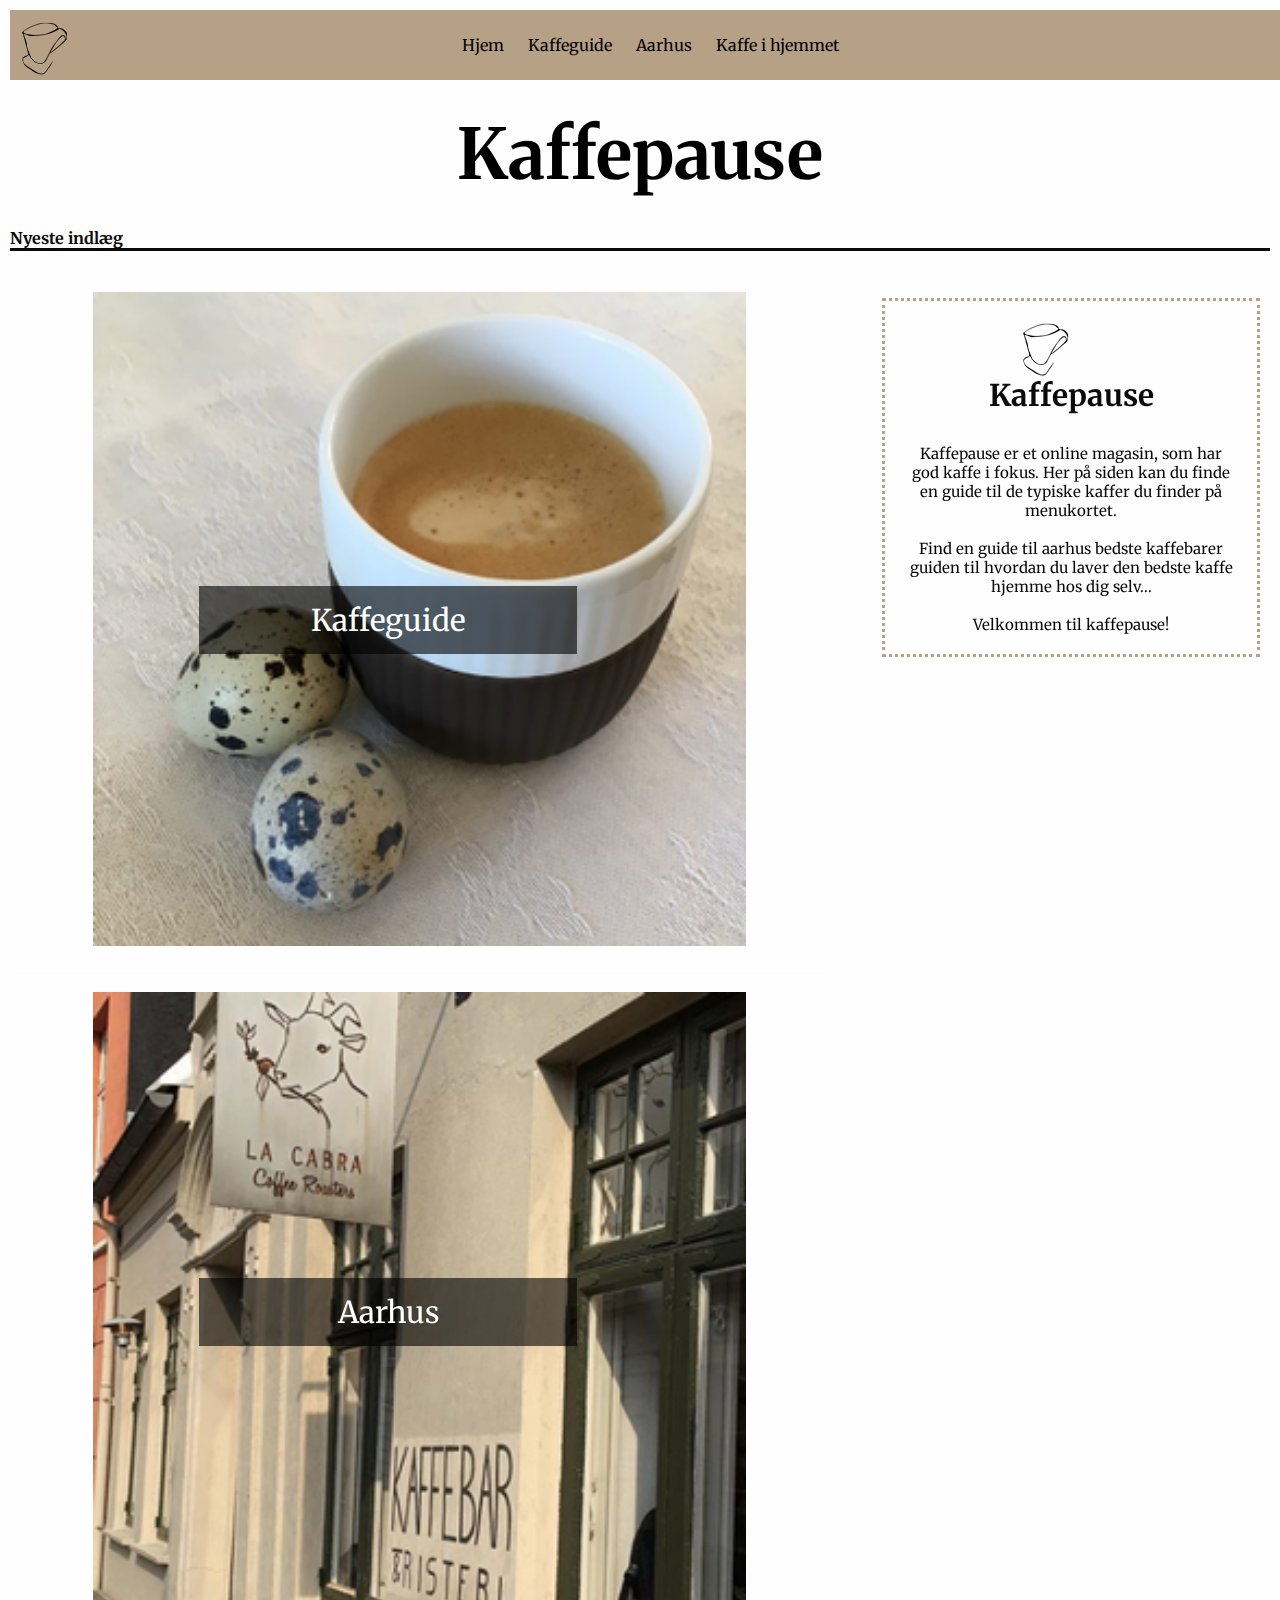
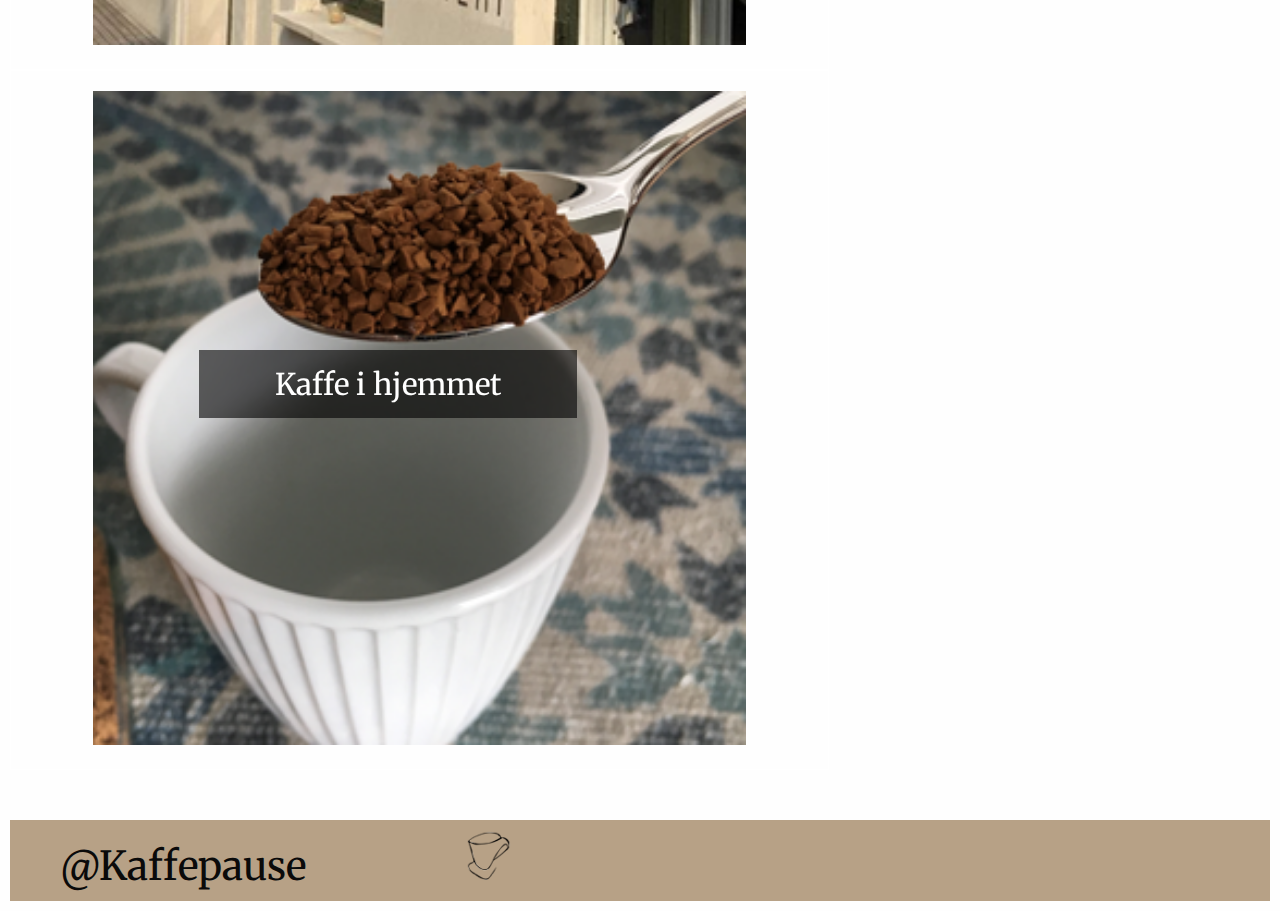
<file: index.html>
<!DOCTYPE html>
<html lang="da">

<head>
    <meta charset="utf-8">
    <meta name="viewport" content="width=device-width, initial-scale=1.0">
    <link href="https://fonts.googleapis.com/css?family=Merriweather" rel="stylesheet">
    <title>Kaffepause</title>
    <meta name="description" content="Kaffepause er et online magasin, hvor du kan finde forskellige guides og inspiration til den bedste kaffe">
    <link rel="stylesheet" href="css/style.css">
</head>
<body>

<!-- TITEL -->
   
    <!-- NAVIGATION -->
       
        <nav>
            <div class="nav">
              <a href="index.html">
                  <img src="images/kaffepause-Logo.png" alt="logo" class="logo"></a>
                <label for="toggle">&#9776;</label>
                <input type="checkbox" id="toggle" />
                <div class="menu">
                    <a href="index.html">Hjem</a>
                    <a href="kaffeguide.html">Kaffeguide</a>
                    <a href="aarhus.html">Aarhus</a>
                    <a href="kaffe-i-hjemmet.html">Kaffe i hjemmet</a>
                </div>
            </div>
        </nav>
    <!-- nav end -->

    <!-- Content start -->
          <div class="index">
           
           <a href="index.html"><h1>Kaffepause</h1></a>
           </div>
            <aside class="info">
               <img src="images/kaffepause-Logo.png" alt="logo">
                <h2>Kaffepause</h2>
                <p>Kaffepause er et online magasin, som har god kaffe i fokus. Her på siden kan du finde en guide til de typiske kaffer du finder på menukortet.<br><br>Find en guide til aarhus bedste kaffebarer guiden til hvordan du laver den bedste kaffe hjemme hos dig selv...<br><br> Velkommen til kaffepause!</p>
            </aside>
            <div class="velkommen">
            <h4> Nyeste indlæg</h4>
            </div>
               <div class="content"> 
            <div class="forside">
                <a href="kaffeguide.html">
         <img src="images/kaffeguideforside.png" alt="kaffeguide">
         </a>
                <div class="desc top"><a href="kaffeguide.html">Kaffeguide</a></div>
            </div>

            <div class="forside">
                <a href="aarhus.html">
      <img src="images/aarhusforside.png" alt="aarhus">
    </a>
                <div class="desc middle"><a href="aarhus.html">Aarhus</a></div>
            </div>

            <div class="forside">
                <a href="kaffe-i-hjemmet.html">
      <img src="images/kafihjemforside.png" alt="hjemme">
    </a>
                <div class="desc bottom"><a href="kaffe-i-hjemmet.html">Kaffe i hjemmet</a></div>

            </div>
    </div>
    
    <footer>
       <ul>
           <li>@Kaffepause</li>
           <li><img src="images/kaffepause-Logo.png" alt="logo" class="footerlogo"></li>
       </ul>
    </footer>

</body>

</html>
</file>
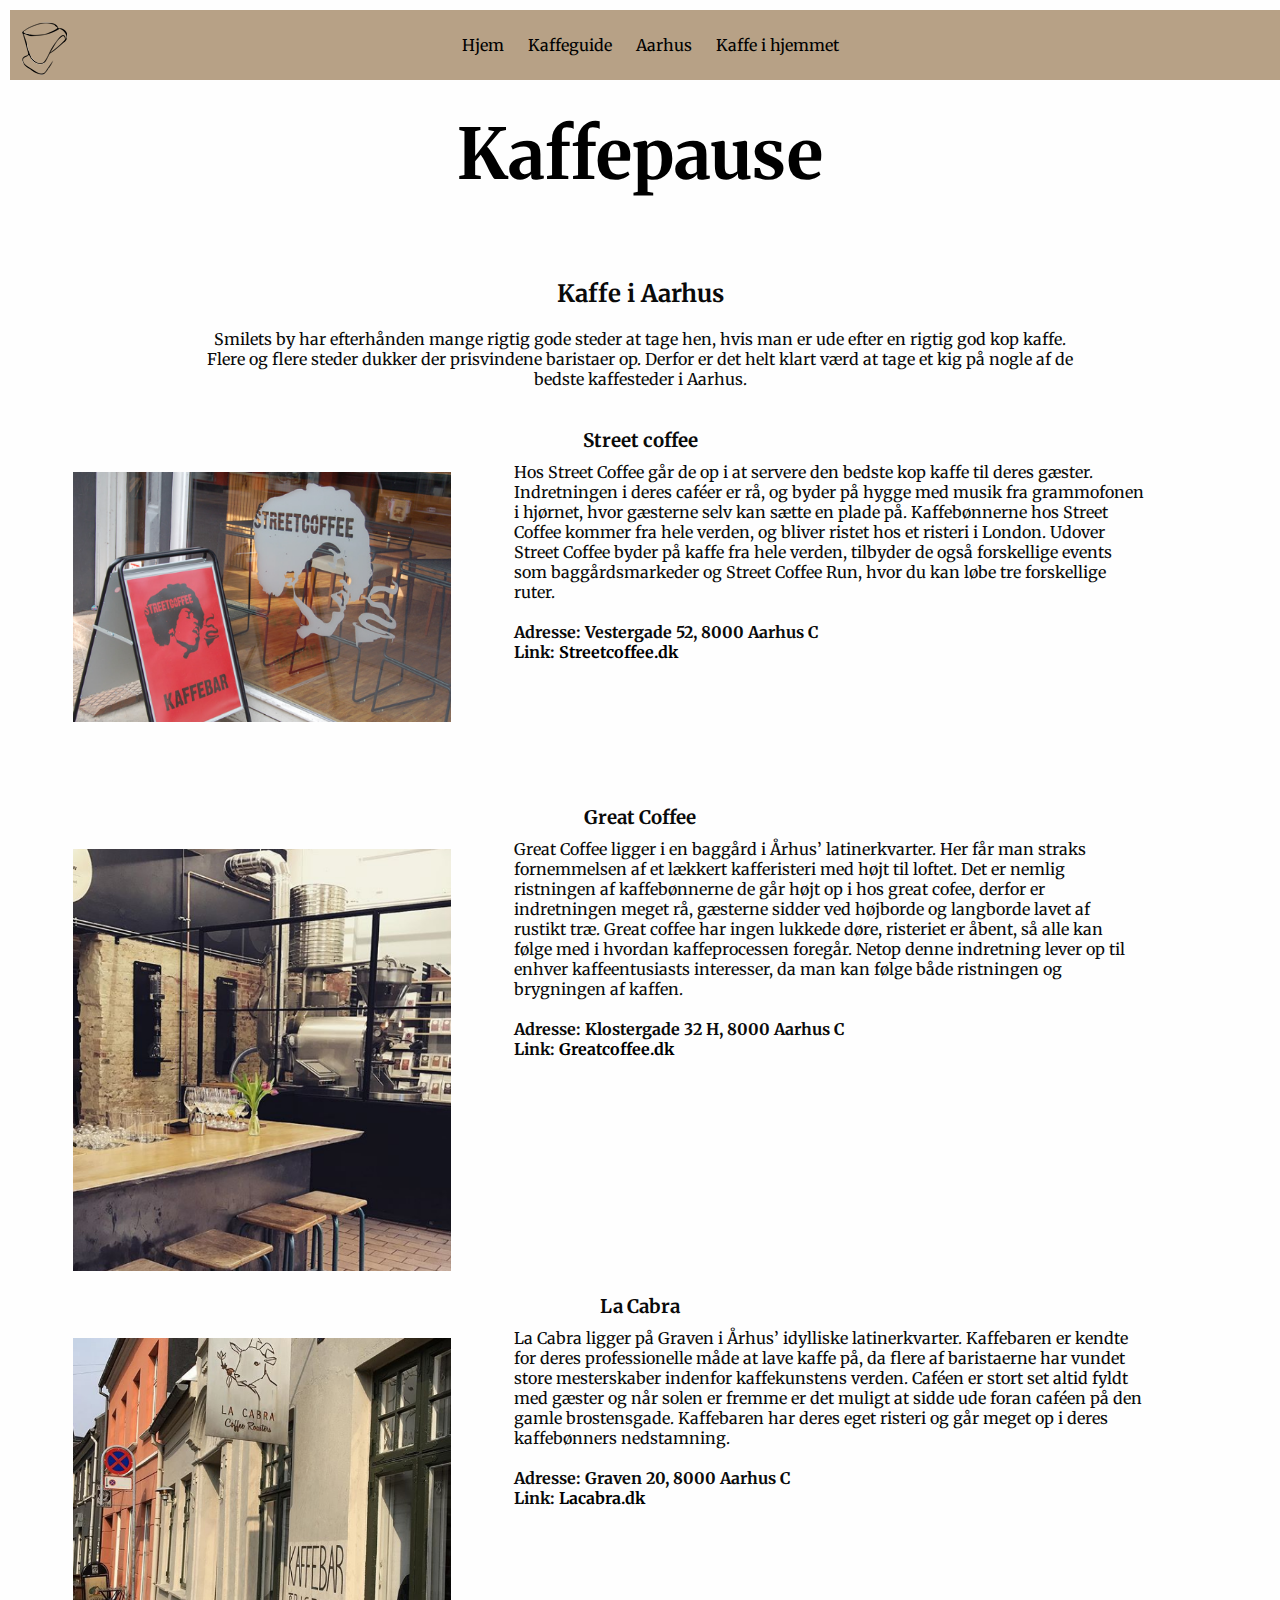
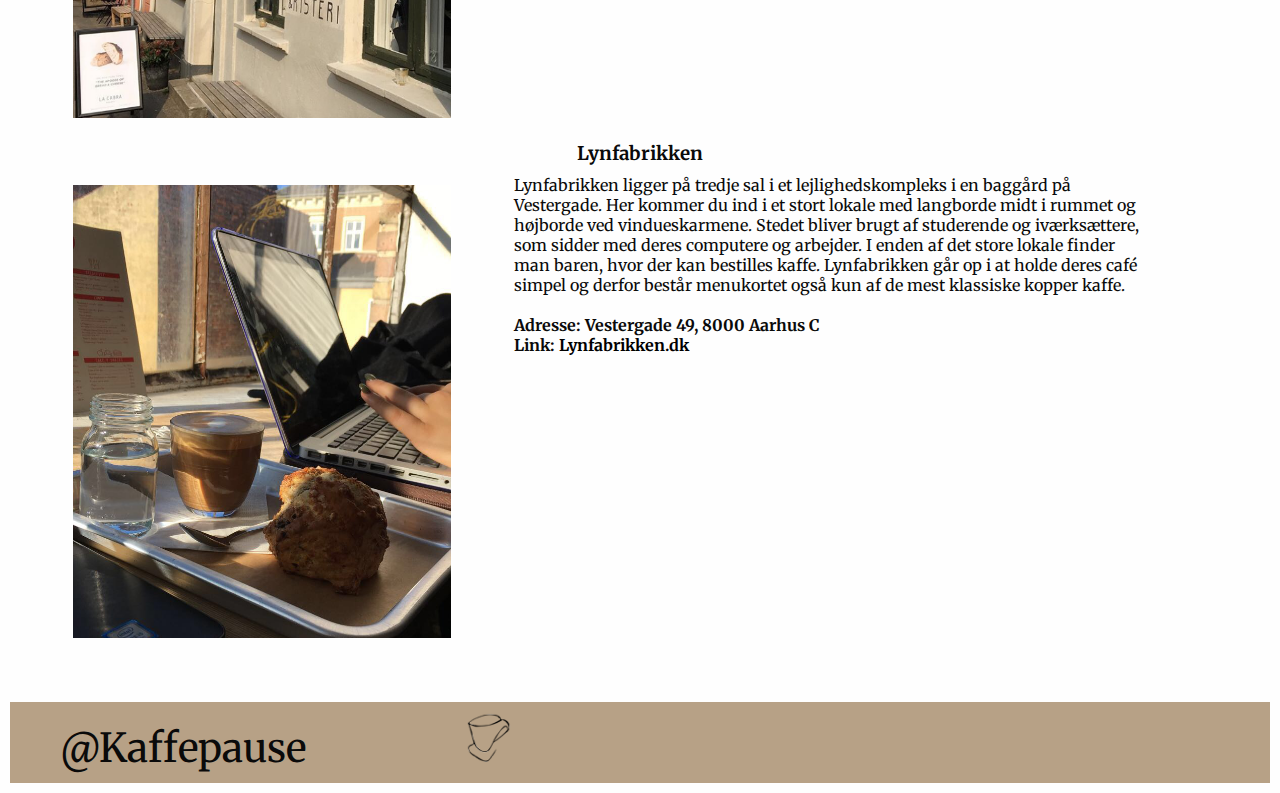
<file: aarhus.html>
<!DOCTYPE html>
<html lang="da">
<head>
    <meta charset="utf-8">
    <meta name="viewport" content="width=device-width, initial-scale=1.0">
    <link href="https://fonts.googleapis.com/css?family=Merriweather" rel="stylesheet">
    <title>Aarhus kaffeguide</title>
    <meta name="description" content="Aarhus kaffeguide er en guide til nogle af aarhus mest udsøgte kaffebarer. Her får du fire foreslag til de bedste kaffebarer i Aarhus">
    <link rel="stylesheet" href="css/style.css">
</head>
<body>
        <!-- NAVIGATION -->
   <header>
   <nav>
    <div class="nav">
       <a href="index.html">
                  <img src="images/kaffepause-Logo.png" alt="logo" class="logo"></a>
        <label for="toggle">&#9776;</label>
        <input type="checkbox" id="toggle"/>
        <div class="menu">
            <a href="index.html">Hjem</a>
            <a href="kaffeguide.html">Kaffeguide</a>
            <a href="aarhus.html">Aarhus</a>
            <a href="kaffe-i-hjemmet.html">Kaffe i hjemmet</a>
        </div>
    </div>
       </nav>
    </header> 

    <!-- nav end -->
    <div class="index">
           
        <a href="index.html"><h1>Kaffepause</h1></a>
           </div>
<article class="kaffe-aarhus">

<h2> Kaffe i Aarhus</h2>
   <p class="intro"> Smilets by har efterhånden mange rigtig gode steder at tage hen, hvis man er ude efter en rigtig god kop kaffe. Flere og flere steder dukker der prisvindene baristaer op. Derfor er det helt klart værd at tage et kig på nogle af de bedste kaffesteder i Aarhus.</p>
   
   <section class="aarhus">
   <h3> Street coffee</h3>
     <img src="images/streetcoffee.png" alt="streetcoffee" id="street">
       <p>Hos Street Coffee går de op i at servere den bedste kop kaffe til deres gæster. Indretningen i deres caféer er rå, og byder på hygge med musik fra grammofonen i hjørnet, hvor gæsterne selv kan sætte en plade på. Kaffebønnerne hos Street Coffee kommer fra hele verden, og bliver ristet hos et risteri i London. Udover Street Coffee byder på kaffe fra hele verden, tilbyder de også forskellige events som baggårdsmarkeder og Street Coffee Run, hvor du kan løbe tre forskellige ruter.<br><br><strong>Adresse: Vestergade 52, 8000 Aarhus C <br> Link: <a target="_blank" href="http://streetcoffee.dk/">Streetcoffee.dk</a></strong></p>
    
    <h3>Great Coffee</h3>
    <img src="images/greatcoffee.png" alt="greatcoffee">
       <p>Great Coffee ligger i en baggård i Århus’ latinerkvarter. Her får man straks fornemmelsen af et lækkert kafferisteri med højt til loftet. Det er nemlig ristningen af kaffebønnerne de går højt op i hos great cofee, derfor er indretningen meget rå, gæsterne sidder ved højborde og langborde lavet af rustikt træ. Great coffee har ingen lukkede døre, risteriet er åbent, så alle kan følge med i hvordan kaffeprocessen foregår.  Netop denne indretning lever op til enhver kaffeentusiasts interesser, da man kan følge både ristningen og brygningen af kaffen. 
           <br> <br> <strong>Adresse: Klostergade 32 H, 8000 Aarhus C <br> Link: <a target="_blank" href="http://www.greatcoffee.dk/"> Greatcoffee.dk</a></strong></p>
    
        <h3>La Cabra</h3>
    <img src="images/lacabracoffee.png" alt="lacabra">
       <p>La Cabra ligger på Graven i Århus’ idylliske latinerkvarter. Kaffebaren er kendte for deres professionelle måde at lave kaffe på, da flere af baristaerne har vundet store mesterskaber indenfor kaffekunstens verden. Caféen er stort set altid fyldt med gæster og når solen er fremme er det muligt at sidde ude foran caféen på den gamle brostensgade. Kaffebaren har deres eget risteri og går meget op i deres kaffebønners nedstamning. 
           <br> <br><strong>Adresse: Graven 20, 8000 Aarhus C <br>Link: <a target="blank" href="https://www.lacabra.dk/"> Lacabra.dk</a></strong></p>
    
    <h3>Lynfabrikken</h3>
    <img src="images/lynfabrikken1.png" alt="Lynfabrikken">
       <p>Lynfabrikken ligger på tredje sal i et lejlighedskompleks i en baggård på Vestergade. Her kommer du ind i et stort lokale med langborde midt i rummet og højborde ved vindueskarmene. Stedet bliver brugt af studerende og iværksættere, som sidder med deres computere og arbejder. I enden af det store lokale finder man baren, hvor der kan bestilles kaffe. Lynfabrikken går op i at holde deres café simpel og derfor består menukortet også kun af de mest klassiske kopper kaffe. <br> <br><strong>Adresse: Vestergade 49, 8000 Aarhus C
           <br>Link: <a target="_blank" href="http://www.lynfabrikken.dk/">Lynfabrikken.dk</a></strong></p>
    </section>
</article> 

        <footer>
       <ul>
           <li>@Kaffepause</li>
           <li><img src="images/kaffepause-Logo.png" alt="logo" class="footerlogo"></li>
       </ul>
    </footer>
    

</body>
</html>
</file>
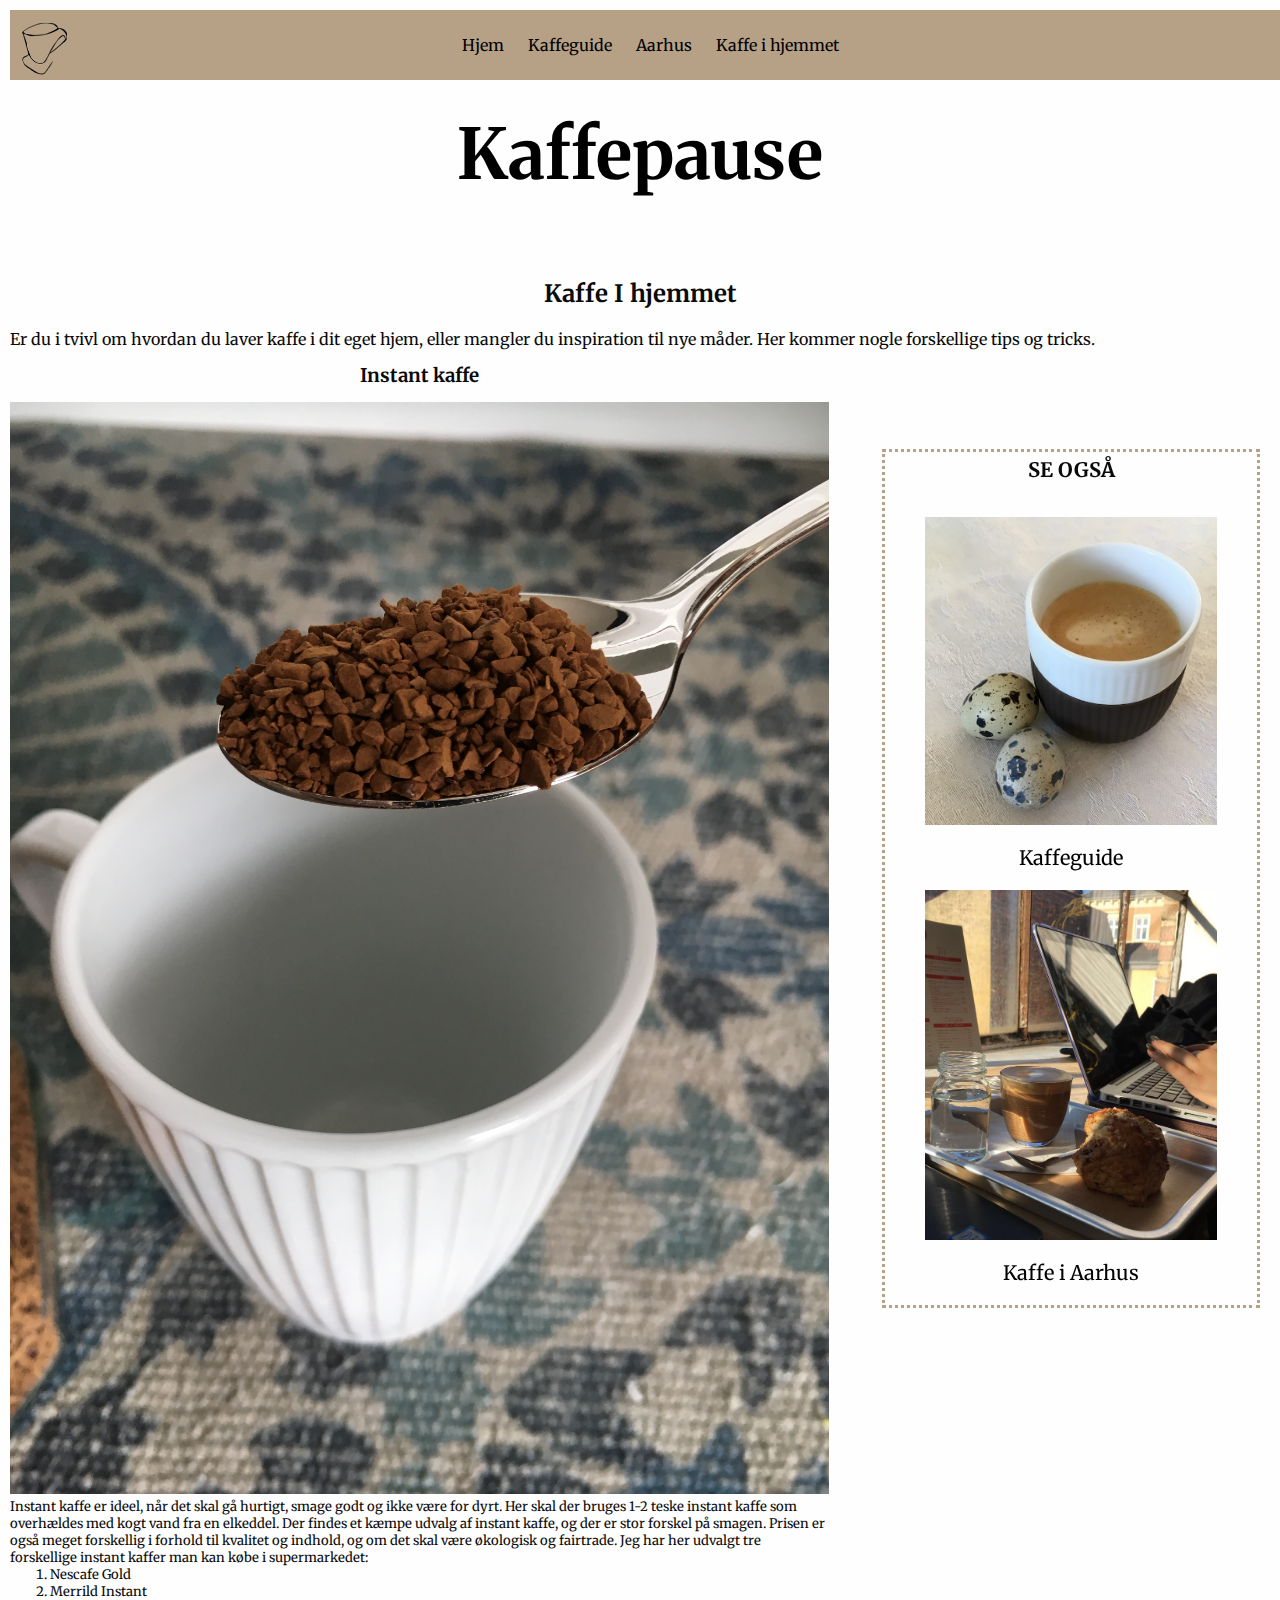
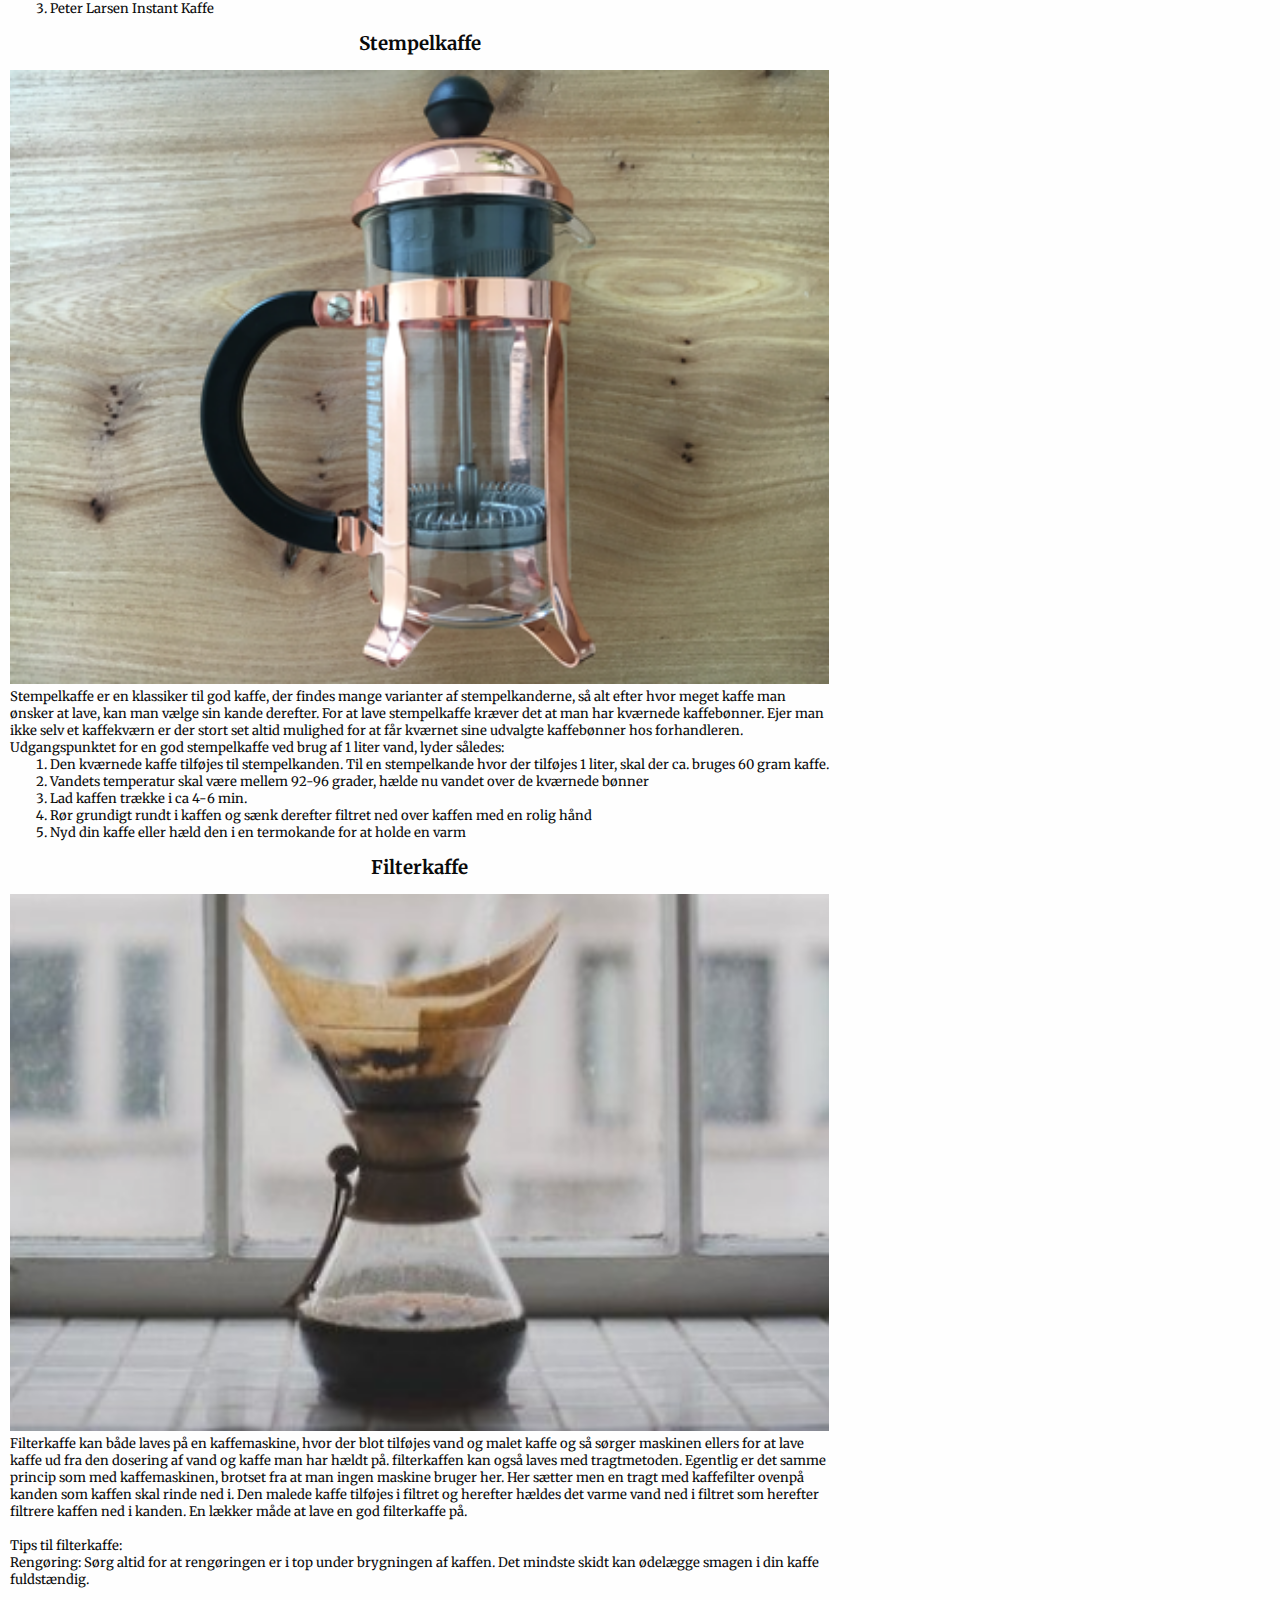
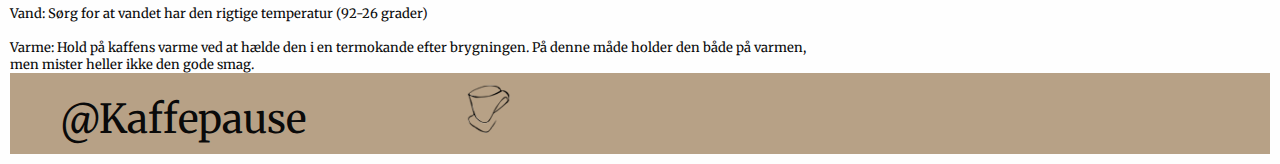
<file: kaffe-i-hjemmet.html>
<!DOCTYPE html>
<html lang="da">
<head>
    <meta charset="utf-8">
    <meta name="viewport" content="width=device-width, initial-scale=1.0">
    <link href="https://fonts.googleapis.com/css?family=Merriweather" rel="stylesheet">
    <title>Kaffe i hjemmet</title>
    <meta name="description" content="Kaffe i hjemmet er en guide som beskriver, hvordan du på forskellige måder kan lave kaffe hjemme i dit eget køkken">
    <link rel="stylesheet" href="css/style.css">
</head>

<body>
    <!-- NAVIGATION -->
    <header>
        <nav>
            <div class="nav">
                <a href="index.html">
                  <img src="images/kaffepause-Logo.png" alt="logo" class="logo"></a>
                <label for="toggle">&#9776;</label>
                <input type="checkbox" id="toggle" />
                <div class="menu">
                    <a href="index.html">Hjem</a>
                    <a href="kaffeguide.html">Kaffeguide</a>
                    <a href="aarhus.html">Aarhus</a>
                    <a href="kaffe-i-hjemmet.html">Kaffe i hjemmet</a>
                </div>
            </div>
        </nav>
    </header>

    <!-- nav end -->
    <div class="index">
           <a href="index.html"><h1>Kaffepause</h1></a>
           </div>
    
    <article class="kafihjem">
        <h2> Kaffe I hjemmet</h2>
        <p id="info1">Er du i tvivl om hvordan du laver kaffe i dit eget hjem, eller mangler du inspiration til nye måder. Her kommer nogle forskellige tips og tricks. </p>
        <section class="hjemme">
            <h3>Instant kaffe</h3>
            <img src="images/instant-ske-tep.jpg" alt="instant" id="instant">
            
                <p>Instant kaffe er ideel, når det skal gå hurtigt, smage godt og ikke være for dyrt. Her skal der bruges 1-2 teske instant kaffe som overhældes med kogt vand fra en elkeddel. Der findes et kæmpe udvalg af instant kaffe, og der er stor forskel på smagen. Prisen er også meget forskellig i forhold til kvalitet og indhold, og om det skal være økologisk og fairtrade. Jeg har her udvalgt tre forskellige instant kaffer man kan købe i supermarkedet:</p>
                <ol>
                    <li>Nescafe Gold</li>
                    <li>Merrild Instant</li>
                    <li>Peter Larsen Instant Kaffe</li>
                </ol>
            

            <h3>Stempelkaffe</h3>
            <img src="images/stempelkaffekande.png" alt="stempelkaffe" id="stempel">
            <p class="stempel">Stempelkaffe er en klassiker til god kaffe, der findes mange varianter af stempelkanderne, så alt efter hvor meget kaffe man ønsker at lave, kan man vælge sin kande derefter. For at lave stempelkaffe kræver det at man har kværnede kaffebønner. Ejer man ikke selv et kaffekværn er der stort set altid mulighed for at får kværnet sine udvalgte kaffebønner hos forhandleren. Udgangspunktet for en god stempelkaffe ved brug af 1 liter vand, lyder således:
            </p>
            <ol>
                <li>Den kværnede kaffe tilføjes til stempelkanden. Til en stempelkande hvor der tilføjes 1 liter, skal der ca. bruges 60 gram kaffe.</li>
                <li>Vandets temperatur skal være mellem 92-96 grader, hælde nu vandet over de kværnede bønner</li> 
                <li>Lad kaffen trække i ca 4-6 min.</li>
                <li>Rør grundigt rundt i kaffen og sænk derefter filtret ned over kaffen med en rolig hånd</li>
                <li>Nyd din kaffe eller hæld den i en termokande for at holde en varm</li>
            </ol>
            <h3>Filterkaffe</h3>
            <img src="images/filter.png" alt="filterkaffe">
            <p>Filterkaffe kan både laves på en kaffemaskine, hvor der blot tilføjes vand og malet kaffe og så sørger maskinen ellers for at lave kaffe ud fra den dosering af vand og kaffe man har hældt på. filterkaffen kan også laves med tragtmetoden. Egentlig er det samme princip som med kaffemaskinen, brotset fra at man ingen maskine bruger her. Her sætter men en tragt med kaffefilter ovenpå kanden som kaffen skal rinde ned i. Den malede kaffe tilføjes i filtret og herefter hældes det varme vand ned i filtret som herefter filtrere kaffen ned i kanden. En lækker måde at lave en god filterkaffe på. <br>
                <br>Tips til filterkaffe:<br>Rengøring: Sørg altid for at rengøringen er i top under brygningen af kaffen. Det mindste skidt kan ødelægge smagen i din kaffe fuldstændig. <br><br>Vand: Sørg for at vandet har den rigtige temperatur (92-26 grader)<br><br>Varme: Hold på kaffens varme ved at hælde den i en termokande efter brygningen. På denne måde holder den både på varmen, men mister heller ikke den gode smag.
            </p>
        </section>
</article>
        <aside class="seogsa">
           <h4> Se også</h4>
            <img src="images/espresso.png" alt="kaffeguide">
            <a href="kaffeguide.html">Kaffeguide</a>
            <img src="images/lynfabrikken1.png" alt="lynfabrikken">
            <a href="aarhus.html">Kaffe i Aarhus</a>
        </aside>

    <footer>
       <ul>
           <li>@Kaffepause</li>
           <li><img src="images/kaffepause-Logo.png" alt="logo" class="footerlogo"></li>
       </ul>
    </footer>

</body>
</html>
</file>
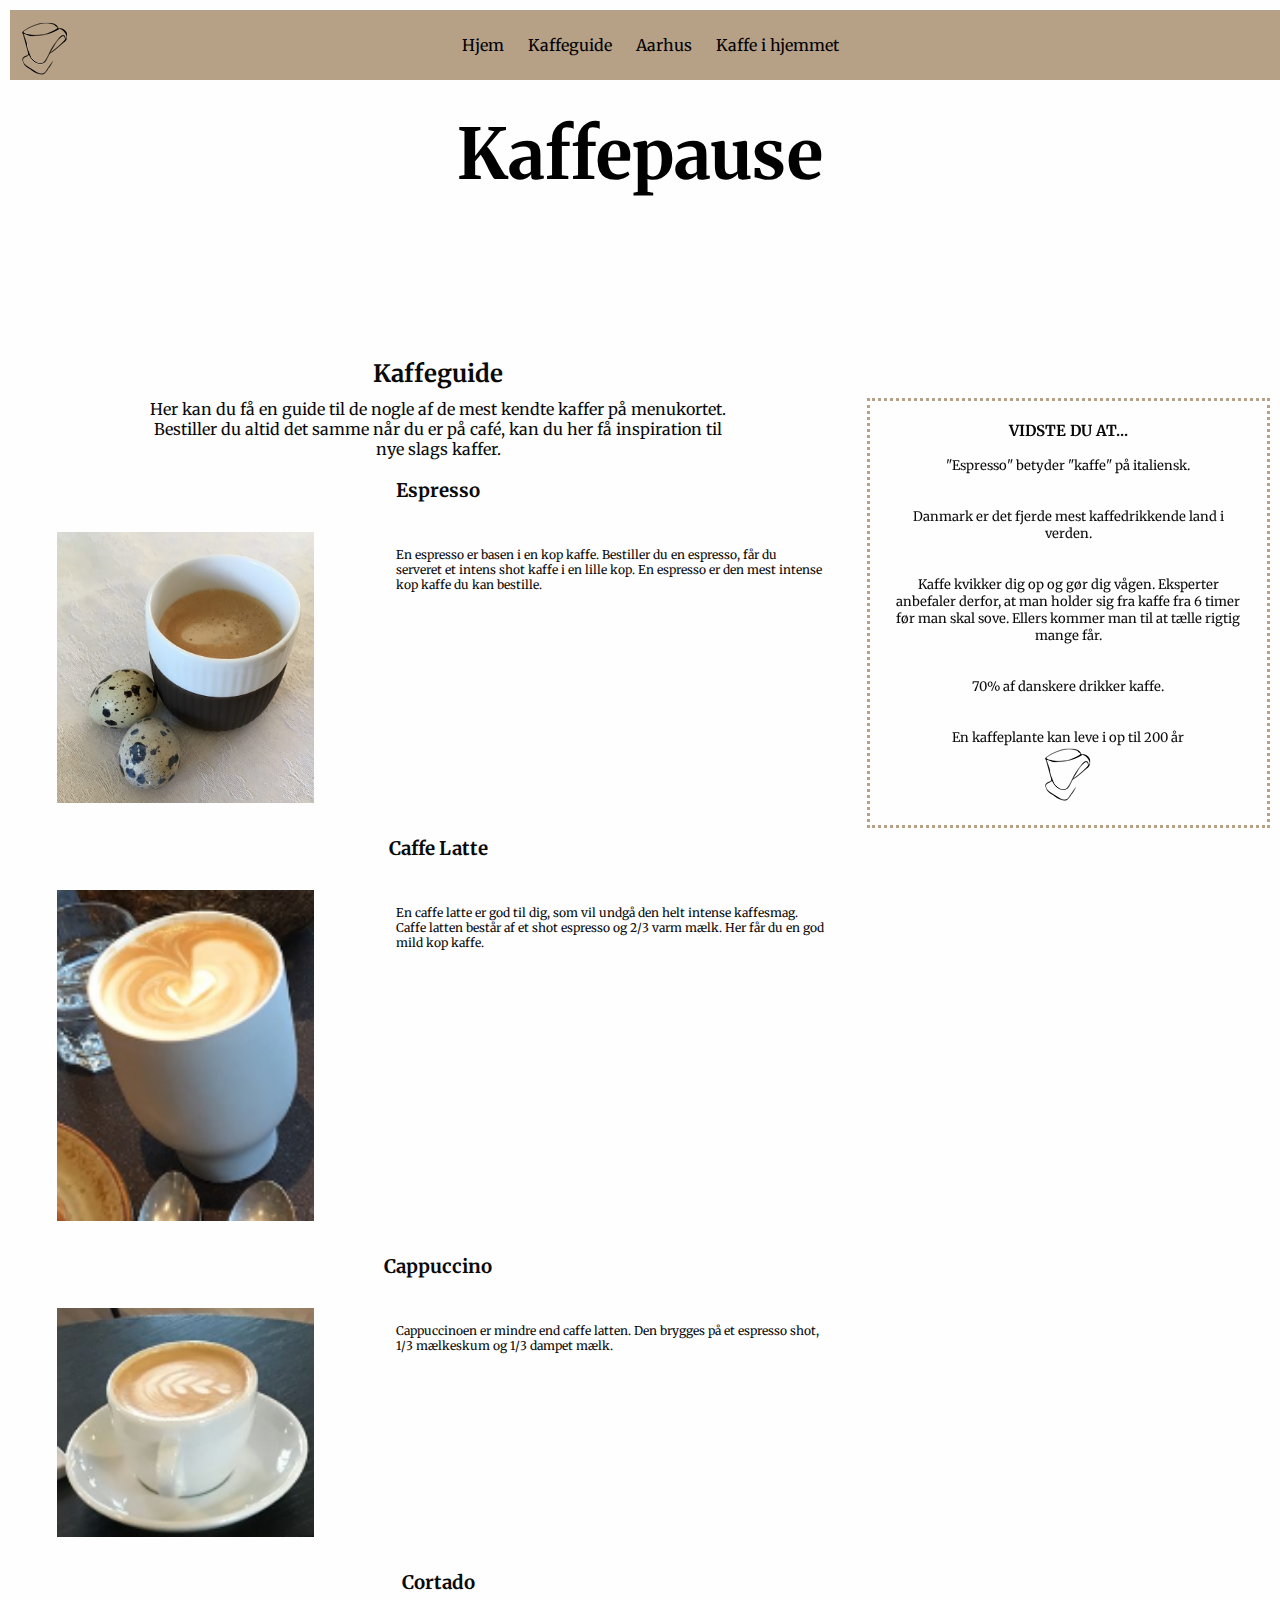
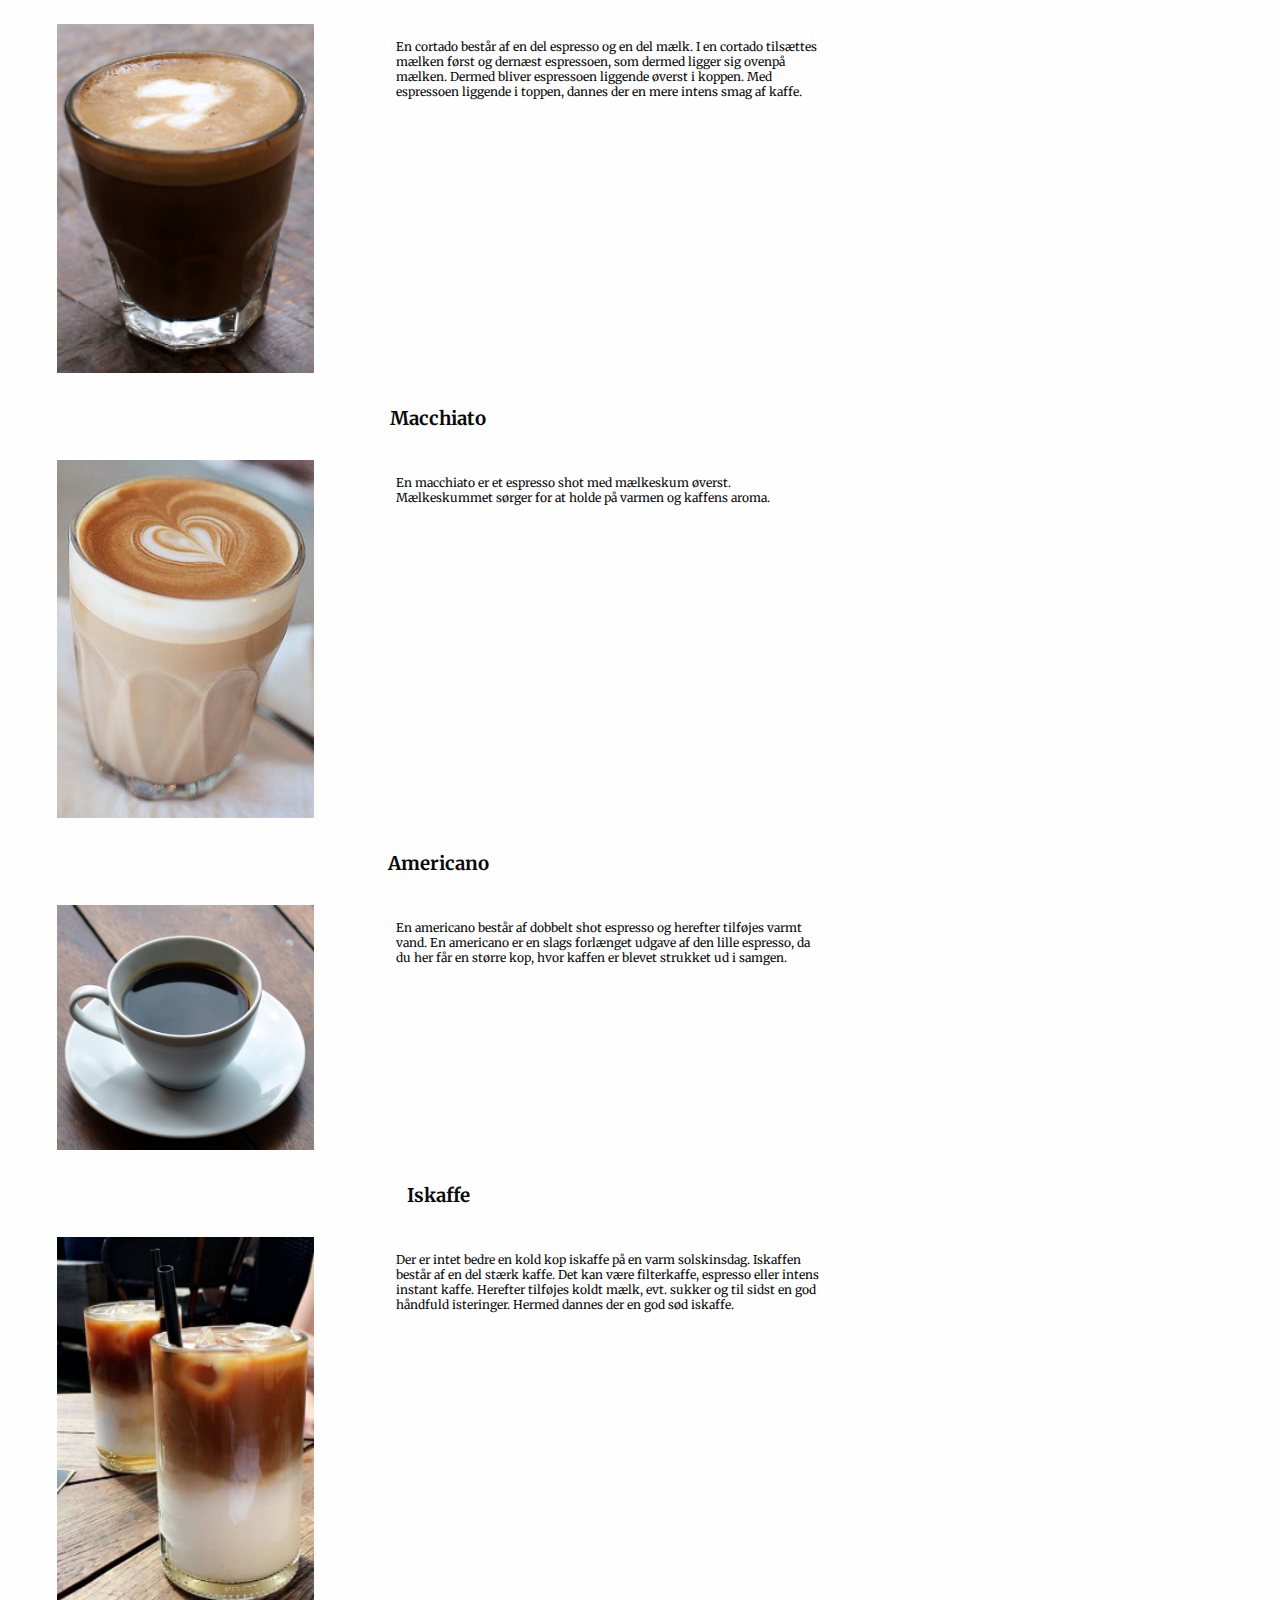
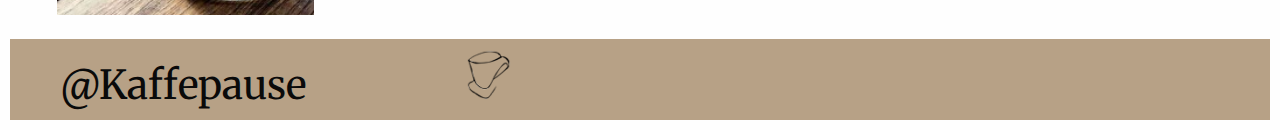
<file: kaffeguide.html>
<!DOCTYPE html>
<html lang="da">
<head>
    <meta charset="utf-8">
    <meta name="viewport" content="width=device-width, initial-scale=1.0">
    <link href="https://fonts.googleapis.com/css?family=Merriweather" rel="stylesheet">
    <title>Kaffepause kaffeguide</title>
    <meta name="description" content="Kaffeguiden guider dig gennem nogle af de mest klassiske kaffer du kan finde på menukortet hos din favorit kaffebar">
    <link rel="stylesheet" href="css/style.css">
</head>
 <body>      
        <!-- NAVIGATION -->
   <header>
   <nav>
    <div class="nav">
       <a href="index.html">
                  <img src="images/kaffepause-Logo.png" alt="logo" class="logo"></a>
        <label for="toggle">&#9776;</label>
        <input type="checkbox" id="toggle"/>
        <div class="menu">
            <a href="index.html">Hjem</a>
            <a href="kaffeguide.html">Kaffeguide</a>
            <a href="aarhus.html">Aarhus</a>
            <a href="kaffe-i-hjemmet.html">Kaffe i hjemmet</a>
        </div>
    </div>
       </nav>
    </header> 
    <!-- nav end -->
    
    <div class="index"> 
           <a href="index.html"><h1>Kaffepause</h1></a>
           </div>
           
<article class="kaffeguide">
    <h2> Kaffeguide </h2>
<aside class="guide">Her kan du få en guide til de nogle af de mest kendte kaffer på menukortet. Bestiller du altid det samme når du er på café, kan du her få inspiration til nye slags kaffer.</aside>
    
    <section>
        <h3>Espresso</h3>
        <img src="images/espresso.png" alt="espresso"><p>En espresso er basen i en kop kaffe. Bestiller du en espresso, får du serveret et intens shot kaffe i en lille kop. En espresso er den mest intense kop kaffe du kan bestille. </p>
        <h3>Caffe Latte</h3>
        <img src="images/latte.png" alt="latte">
        <p>En caffe latte er god til dig, som vil undgå den helt intense kaffesmag. Caffe latten består af et shot espresso og 2/3 varm mælk. Her får du en god mild kop kaffe.</p>
        <h3>Cappuccino</h3>
        <img src="images/cappuccino.png" alt="cappuccino">
        <p>Cappuccinoen er mindre end caffe latten. Den brygges på et espresso shot, 1/3 mælkeskum og 1/3 dampet mælk.</p>
        <h3>Cortado</h3>
        <img src="images/cortado.png" alt="cortado">
        <p>En cortado består af en del espresso og en del mælk. I en cortado tilsættes mælken først og dernæst espressoen, som dermed ligger sig ovenpå mælken. Dermed bliver espressoen liggende øverst i koppen. Med espressoen liggende i toppen, dannes der en mere intens smag af kaffe. </p>
        <h3>Macchiato</h3>
        <img src="images/macchiato.png" alt="macchiato">
        <p>En macchiato er et espresso shot med mælkeskum øverst. Mælkeskummet sørger for at holde på varmen og kaffens aroma.</p>
        <h3>Americano</h3>
        <img src="images/americano.png" alt="americano">
        <p>En americano består af dobbelt shot espresso og herefter tilføjes varmt vand. En americano er en slags forlænget udgave af den lille espresso, da du her får en større kop, hvor kaffen er blevet strukket ud i samgen.</p>
        <h3>Iskaffe</h3>
        <img src="images/iskaffe.png" alt="iskaffe">
        <p>Der er intet bedre en kold kop iskaffe på en varm solskinsdag. Iskaffen består af en del stærk kaffe. Det kan være filterkaffe, espresso eller intens instant kaffe. Herefter tilføjes koldt mælk, evt. sukker og til sidst en god håndfuld isteringer. Hermed dannes der en god sød iskaffe.</p>
    </section>
</article>
        <aside class="fact">
           <h4>Vidste du at...</h4>
           <br>
            <p> "Espresso" betyder "kaffe" på italiensk.</p>
            <br><br>
            <p> Danmark er det fjerde mest kaffedrikkende land i verden.</p>
            <br><br>
            <p>Kaffe kvikker dig op og gør dig vågen. Eksperter anbefaler derfor, at man holder sig fra kaffe fra 6 timer før man skal sove. Ellers kommer man til at tælle rigtig mange får.</p> <br> <br>
            <p>70% af danskere drikker kaffe.</p> <br><br>
            <p>En kaffeplante kan leve i op til 200 år</p>
            <img src="images/kaffepause-Logo.png" alt="logo"> 
        </aside>
        
     <footer>
       <ul>
           <li>@Kaffepause</li>
           <li><img src="images/kaffepause-Logo.png" alt="logo" class="footerlogo"></li>
       </ul>
    </footer>
    
</body>
</html>
</file>
<file: css/style.css>
* {
    box-sizing: border-box;
    margin: 0;
}

body {
    background: #fefefe;
    color: #0a0a0a;
    font-family: 'Merriweather',
    "helvitica",
    "arial";
    padding: 10px;
}

/*Header/title*/

/*style top navigation bar */

nav {
    position: absolute;
    width: 100%;
    height: 70px;
    background-color: #b7a186;
    z-index: 50;    
}

.nav {
    text-align: center;
    line-height: 70px;
    color: black;
}

.menu {
    text-align: center;
    width: 100%;
    display: none;
}

.menu a {
    text-decoration: none;
    display: block;
    background-color: #b7a186;
    border-bottom: 1px solid #EAEAEB;
    color: black;
}

a:hover {
    color: brown;
}

label {
    cursor: pointer;
    margin: 0 40px 0 0;
    font-size: 26px;
    line-height: 70px;
    display: block;
    width: 26px;
}


.logo {
    position: absolute;
    margin: 10px;
    margin-left: -10%;
}

#toggle {
    display: none;
}

#toggle:checked + .menu {
    display: block;
}

/* FOOTER */

footer ul {
    margin-top: 50px;
    list-style-type: none;
    background: #b7a186;
    width: 100%;
}

footer li {
    display: inline-block;
    font-size: 40px;
    padding: 10px;
    text-align: center;
}

.kontakt {
    height: 40px;
    float: right;
    margin-right: 0;
}

.footerlogo {
    margin-left: 300%;
    height: 50px;
}

/* FORSIDE STYLING */
.info img {
    display: none;
}
.index h1 {
    margin-top: 100px;
    text-align: center;
    font-size: 70px;
}

.velkommen {
    width: 100%;
    text-align: center;
    margin-bottom: 20px;
}

.forside {
    border: 1px solid;
    width: 100%;
}

.forside:hover {
    border: 1px solid #777;
}

.forside img {
    width: 100%;
    height: auto;
}

.velkommen h1 {
    display: none;
}

.velkommen h4 {
    margin-top: 30px;
    text-align: left;
    border-bottom: solid;
}

.desc {
    padding: 15px;
    font-size: 30px;
    color: #f1f1f1;
    width: 100%;
    text-align: center;
    background: #b7a186;
}

.content {
    width: 100%;
}

.content a {
    text-decoration: none;
    color: black;
}

.info {
    text-align: left;
    margin: 90px 10px 10px 10px;
}

.info h2 {
    display: none;
}

.info p {
    font-size: 15px;
}

/* forside content end */

/* Kaffeguide style */

.kaffeguide {
    margin-top: 80px;
    width: 100%;
    text-align: center;
}

.kaffeguide h2 {
    width: 100%;
    text-align: center;
    margin-top: 80px;
    margin-bottom: 10px;
}

h3 {
    margin: 15px;
    text-align: center;
}

.kaffeguide img {
    width: 70%;

}

.kaffeguide p {
    text-align: center;
    margin: 35px;
}
.fact {
    width: 100%;
    text-align: center;
    border: dotted #b7a186;
}
/*AARHUS STYLING */

.aarhus img {
    width: 90%;
    margin: 10px 5% 10px 5%;
}

/*Kaffe i hjemmet style */

h2 {
    text-align: center;
    margin-bottom: 20px;
    margin-top: 90px;
}

.hjemme img {
    width: 100%;
}

a {
    text-decoration: none;
    color: black;
}

.hjemme p,
ol,
li {
    font-size: 13px;
}

.seogsa {
    margin-top: 20px;
    border: #b7a186 dotted;
    width: 100%;
    text-align: center;
}

.seogsa img {
    width: 100%;
    padding: 20px;
}

/* Media query tablet*/

@media(min-width:768px) {
    .index h1 {
        margin-top: 100px;
        text-align: center;
        font-size: 70px;
    }

    /*forside styling*/
    .forside {
        width: 65%;
    }
/*aside */
    .info {
        margin-left: 70%;
        border: dotted #b7a186;
        display: block;
        float: right;
        width: 30%;
        height: auto;
        text-align: center;
        font-size: 20px;
        margin: 10px;
        padding: 20px;
        margin-top: 100px;
        margin-bottom: 100px;
    }

    /* info sticky */
    .info {
        position: -webkit-sticky;
        position: sticky;
        top: 20px;
    }
    .info h2 {
        display: block;
        position: relative;
        margin-bottom:30px;
        margin-top: 0;
    }
    .info img {
        display: block;
        margin-left: 35%;
    }
/*artikelhenvisninger */
    .content {
        position: relative;
        text-align: center;
        color: white;
    }
    
    .desc {
        width: 30%;
        background: rgba(0, 0, 0, 0.6);
        font-size: 30px;
        position: absolute;
        top: 50%;
    }
    .top {
        position: absolute;
        top: 15%;
        left: 15%;
    }

    .middle {
        position: absolute;
        top: 48%;
        left: 15%;
    }

    .bottom {
        position: absolute;
        top: 80%;
        left: 15%;
    }
    .desc a {
        color: white;
        text-align: center;
    }

    .forside img {
        width: 80%;
        margin: 20px;
    }

    /*kaffeguide */
    
    .kaffeguide {
        width: 68%;
        float: left;
    }

    .kaffeguide img {
        width: 30%;
        margin: 20px;
    }
    .kaffeguide h3 {
        margin: 10px;
    }

    .guide {
        margin-bottom: 20px;
        width: 70%;
        margin-left: 15%
    }

    .kaffeguide p {
        width: 50%;
        font-size: 12px;
        margin-right: 5%;
        float: right;
        text-align: left;
    }
    
    .fact {
        border: dotted #b7a186;
        float: right;
        width: 32%;
        text-align: center;
        font-size: 13px;
        padding: 20px;
        margin-top: 200px;
        margin-bottom: 100px;
    }
    
    .fact {
        position: -webkit-sticky;
        position: sticky;
        top: 20px;
    }
    .fact h4 {
        text-transform: uppercase;
        font-size: 15px;
    } 
    /* AARHUS STYLING */
    h2 {
        text-align: center;
        margin-top: 80px;
    }

    .intro {
        width: 70%;
        text-align: center;
        margin-left: 15%;
    }
    .aarhus {
        margin-top: 40px;
    }
    
    .aarhus img {
        width: 30%;
    }

    #street {
        margin-bottom: 70px;
    }
    .aarhus h3 {
        text-align: center;
        margin: 10px;
    }

    .aarhus p {
        width: 50%;
        float: right;
        margin-right: 10%;
    }

    /* Kaffe i hjemmet style */
    .hjemme {
        width: 65%;
        float: left;
    }
    .seogsa {
        margin-left: 70%;
        border: dotted #b7a186;
        float: right;
        width: 30%;
        height: auto;
        text-align: center;
        font-size: 20px;
        margin: 10px;
        padding: 20px;
        margin-top: 100px;
        margin-bottom: 100px;
    }

    /* sticky position aside */
    .seogsa {
        position: -webkit-sticky;
        position: sticky;
        top: 30px;
    }

    .seogsa h4 {
        text-align: center;
        font-size: 20px;
        display: block;
        position: relative;
        top: -15px;
        text-transform: uppercase;
    }

    .seogsa img {
        width: 100%;
        display: flex;
    }

    footer {
        clear: both;
    }
}

/* Media query laptop*/

@media (min-width: 1024px) {
    /*navigation bar*/
    .logo {
        margin: 10px;
    }
    .titel {
        display: none;
    }

    label {
        display: none;
    }

    .menu {
        padding: 0;
        display: inline-block;
        text-align: center;
        z-index: -1;
    }

    .menu a {
        text-decoration: none;
        color: black;
        margin: 0 10px;
        line-height: 70px;
        display: inline-block;
        border-bottom: none;
    }

    #toggle:checked + .menu {
        display: block;
    }

}
</file>
